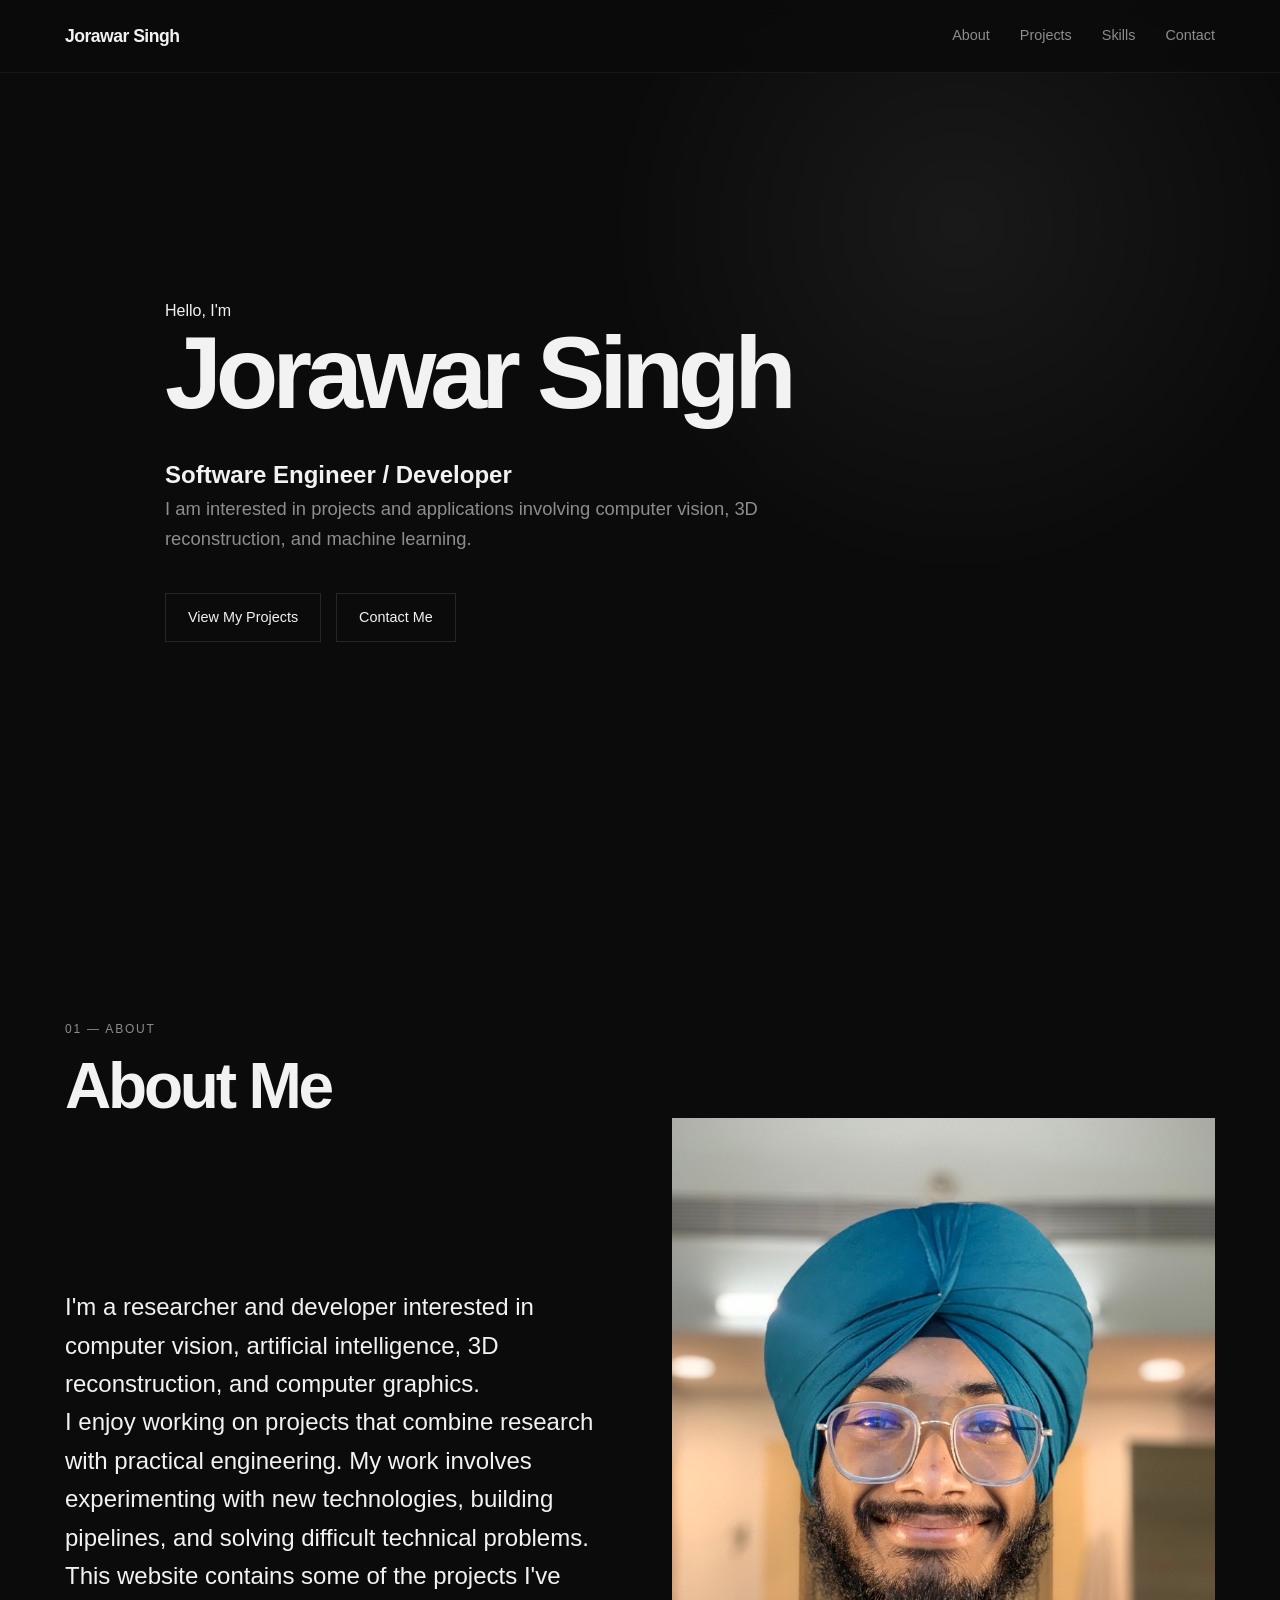
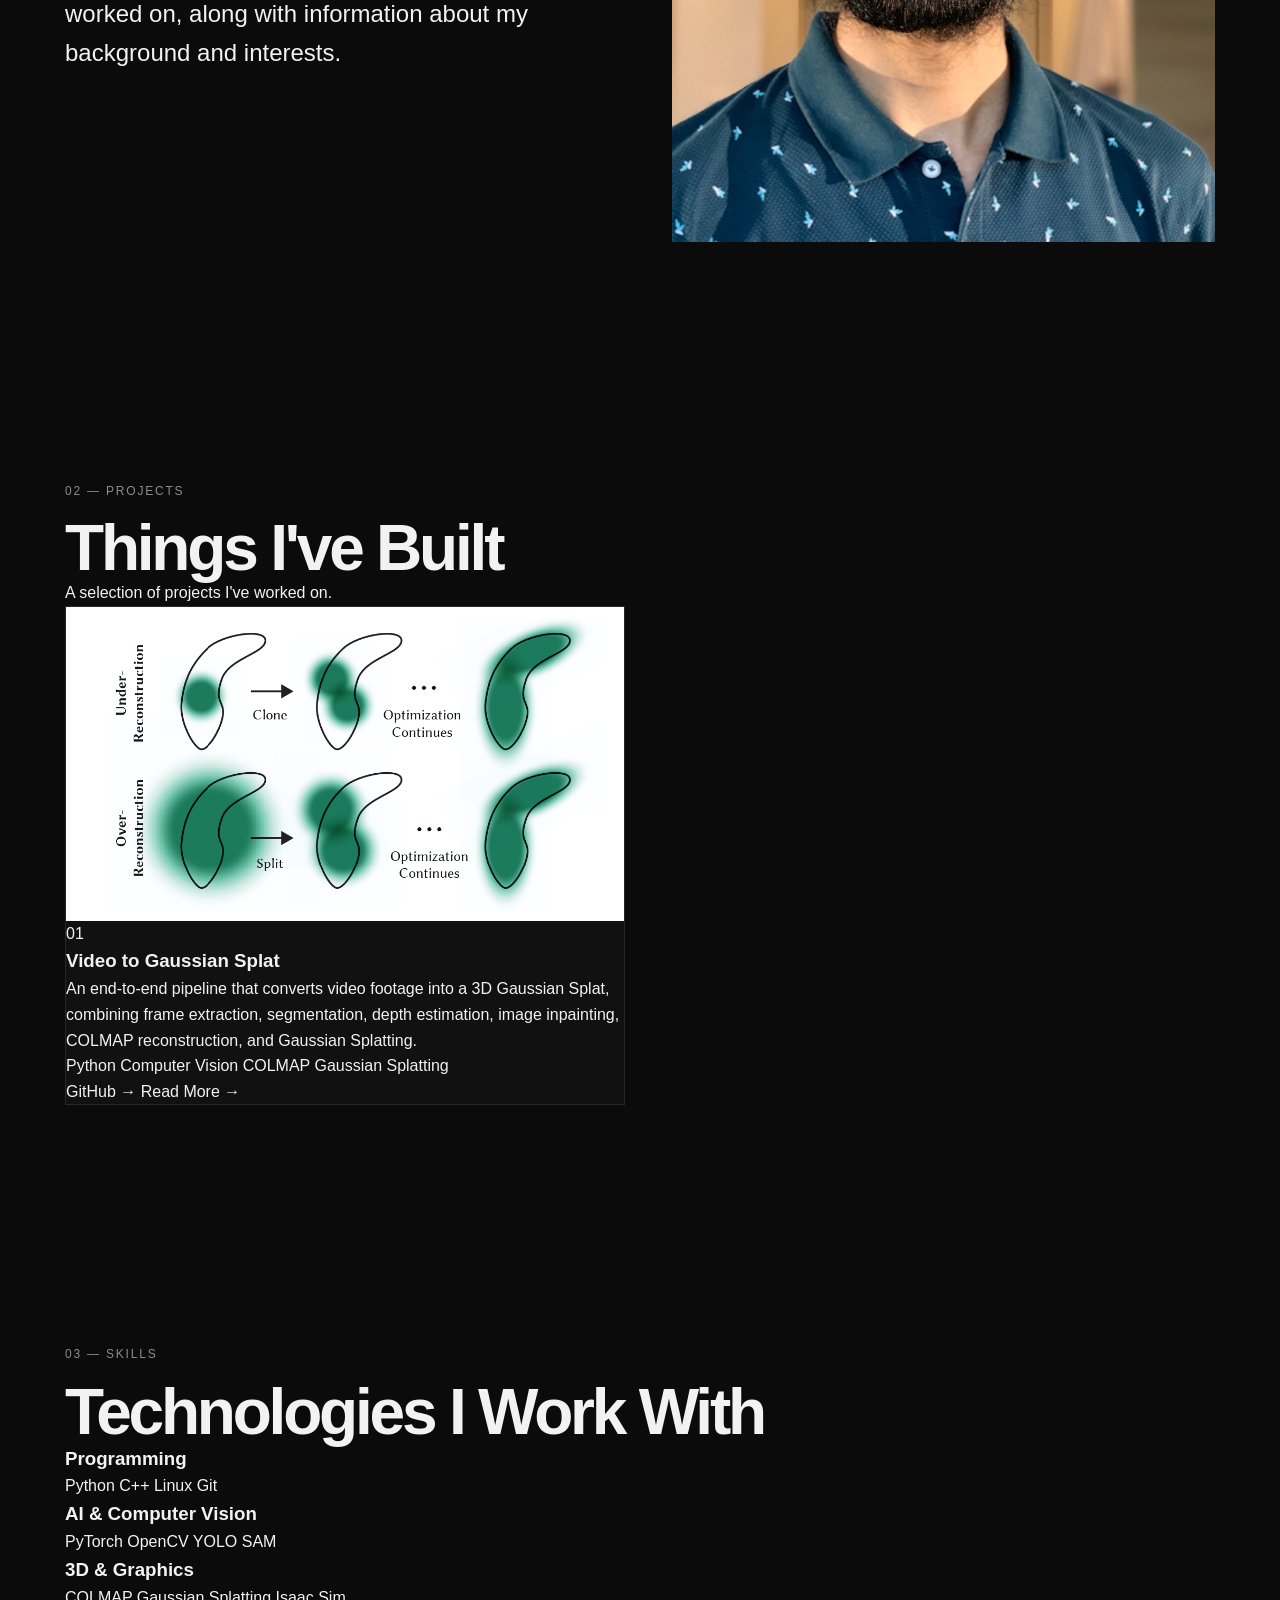
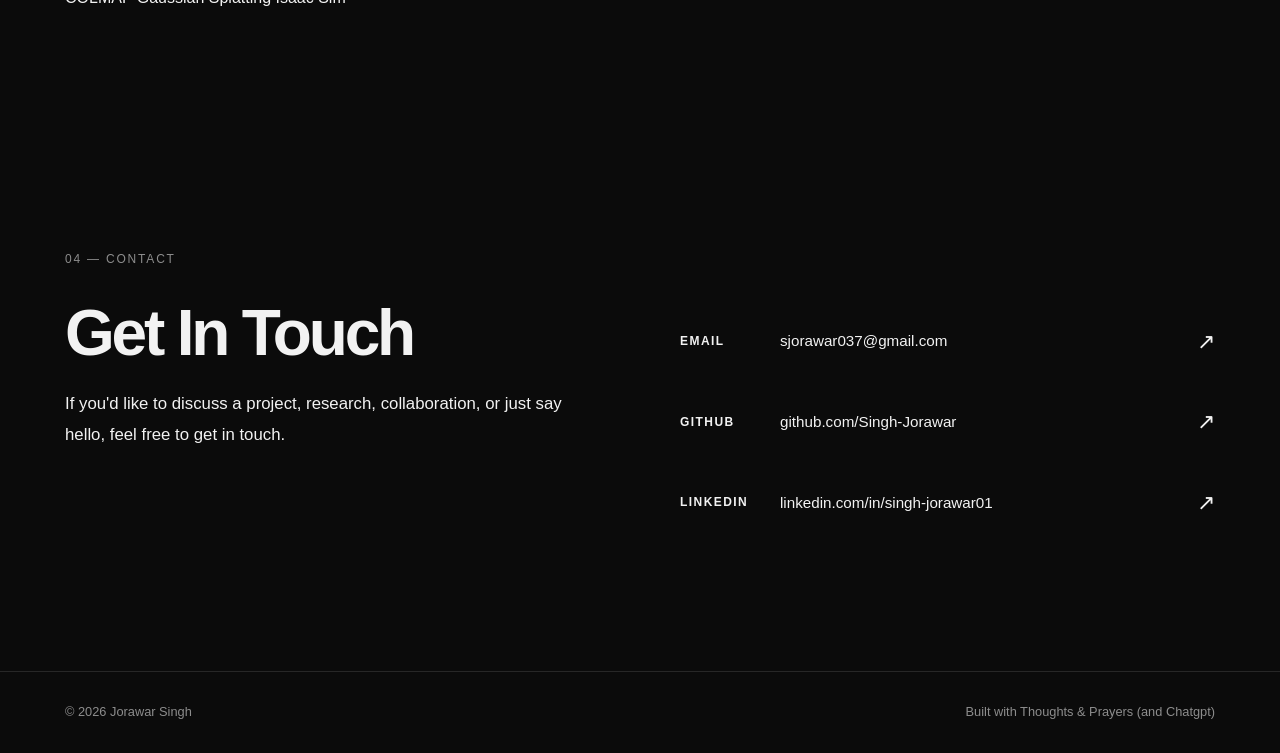
<file: index.html>
<!DOCTYPE html>
<html lang="en">
<head>
    <meta charset="UTF-8">
    <meta name="viewport" content="width=device-width, initial-scale=1.0">

    <title>Jorawar Singh | Portfolio</title>
    <meta name="description" content="Personal portfolio and projects of Jorawar Singh.">

    <link rel="stylesheet" href="css/style.css">
</head>

<body>

    <!-- ==================== NAVIGATION ==================== -->

    <header class="navbar">
        <div class="nav-container">

            <a href="#" class="logo">Jorawar Singh</a>

            <nav>
                <a href="#about">About</a>
                <a href="#projects">Projects</a>
                <a href="#skills">Skills</a>
                <a href="#contact">Contact</a>
            </nav>

        </div>
    </header>


    <!-- ==================== HERO ==================== -->

    <main>

        <section class="hero">

            <div class="hero-content">

                <p class="hero-greeting">
                    Hello, I'm
                </p>

                <h1>
                    Jorawar Singh
                </h1>

                <h2>
                    Software Engineer / Developer
                </h2>

                <p class="hero-description">
                    I am interested in projects and applications involving computer vision, 3D reconstruction,
                    and machine learning.
                </p>

                <div class="hero-buttons">
                    <a href="#projects" class="button primary">
                        View My Projects
                    </a>

                    <a href="#contact" class="button secondary">
                        Contact Me
                    </a>
                </div>

            </div>

        </section>


        <!-- ==================== ABOUT ==================== -->

        <section id="about" class="section">

            <div class="container">

                <p class="section-label">01 — About</p>

                <h2 class="section-title">
                    About Me
                </h2>

                <div class="about-content">



                    <div class="about-text">

                        <p>
                            I'm a researcher and developer interested in
                            computer vision, artificial intelligence,
                            3D reconstruction, and computer graphics.
                        </p>

                        <p>
                            I enjoy working on projects that combine
                            research with practical engineering. My work
                            involves experimenting with new technologies,
                            building pipelines, and solving difficult
                            technical problems.
                        </p>

                        <p>
                            This website contains some of the projects
                            I've worked on, along with information about
                            my background and interests.
                        </p>

                    </div>

                                        <div class="about-image">
                        <img src="assets/images/Me.jpg"
                             alt="That's Me!">
                    </div>

                </div>

            </div>

        </section>


        <!-- ==================== PROJECTS ==================== -->

        <section id="projects" class="section projects-section">

            <div class="container">

                <p class="section-label">02 — Projects</p>

                <h2 class="section-title">
                    Things I've Built
                </h2>

                <p class="section-description">
                    A selection of projects I've worked on.
                </p>


                <div class="projects-grid">


                    <!-- PROJECT 1 -->

                    <article class="project-card">

                        <div class="project-image">
                            <img src="assets/images/GSplat info.png"
                                 alt="Gaussian Splat ">
                        </div>

                        <div class="project-content">

                            <p class="project-number">
                                01
                            </p>

                            <h3>
                                Video to Gaussian Splat
                            </h3>

                            <p>
                                An end-to-end pipeline that converts
                                video footage into a 3D Gaussian Splat,
                                combining frame extraction, segmentation,
                                depth estimation, image inpainting,
                                COLMAP reconstruction, and Gaussian
                                Splatting.
                            </p>

                            <div class="project-tags">
                                <span>Python</span>
                                <span>Computer Vision</span>
                                <span>COLMAP</span>
                                <span>Gaussian Splatting</span>
                            </div>

                            <div class="project-links">
                                <a href="https://github.com/MuRALLab/gsplat_setup" target="_blank">
                                    GitHub →
                                </a>
                                
                                <a href="/projects/video-to-gaussian-splat/">
                                    Read More →
                                </a>
                            </div>

                        </div>

                    </article>

<!-- 
                    

                    <article class="project-card">

                        <div class="project-image">
                            <img src="assets/images/project-2.jpg"
                                 alt="Project 2">
                        </div>

                        <div class="project-content">

                            <p class="project-number">
                                02
                            </p>

                            <h3>
                                Project Name
                            </h3>

                            <p>
                                A short description of the project.
                                Explain what you built, why you built it,
                                and what makes it interesting.
                            </p>

                            <div class="project-tags">
                                <span>Python</span>
                                <span>PyTorch</span>
                                <span>AI</span>
                            </div>

                            <div class="project-links">
                                <a href="#" target="_blank">
                                    GitHub →
                                </a>

                                <a href="#" target="_blank">
                                    Read More →
                                </a>
                            </div>

                        </div>

                    </article>
 

                    PROJECT 3 

                    <article class="project-card">

                        <div class="project-image">
                            <img src="assets/images/project-3.jpg"
                                 alt="Project 3">
                        </div>

                        <div class="project-content">

                            <p class="project-number">
                                03
                            </p>

                            <h3>
                                Project Name
                            </h3>

                            <p>
                                A short description of another project.
                                You can add as many project cards as you
                                want.
                            </p>

                            <div class="project-tags">
                                <span>C++</span>
                                <span>CUDA</span>
                                <span>Computer Graphics</span>
                            </div>

                            <div class="project-links">
                                <a href="#" target="_blank">
                                    GitHub →
                                </a>

                                <a href="#" target="_blank">
                                    Read More →
                                </a>
                            </div>

                        </div>

                    </article>


                </div>

            </div>
-->
        </section>


        <!-- ==================== SKILLS ==================== -->

        <section id="skills" class="section">

            <div class="container">

                <p class="section-label">03 — Skills</p>

                <h2 class="section-title">
                    Technologies I Work With
                </h2>


                <div class="skills-grid">

                    <div class="skill-category">
                        <h3>Programming</h3>

                        <div class="skill-list">
                            <span>Python</span>
                            <span>C++</span>
                            <!-- <span>CUDA</span> -->
                            <span>Linux</span>
                            <span>Git</span>
                        </div>
                    </div>


                    <div class="skill-category">
                        <h3>AI & Computer Vision</h3>

                        <div class="skill-list">
                            <span>PyTorch</span>
                            <span>OpenCV</span>
                            <span>YOLO</span>
                            <span>SAM</span>
                            <!-- <span>Depth Estimation</span> -->
                        </div>
                    </div>


                    <div class="skill-category">
                        <h3>3D & Graphics</h3>

                        <div class="skill-list">
                            <span>COLMAP</span>
                            <span>Gaussian Splatting</span>
                            <span>Isaac Sim</span>
                        </div>
                    </div>

                </div>

            </div>

        </section>



        <!-- ==================== CONTACT ==================== -->

        <section id="contact" class="section contact-section">

            <div class="container">

                <p class="section-label">04 — Contact</p>

                <div class="contact-content">

                    <div class="contact-intro">

                        <h2 class="section-title">
                            Get In Touch
                        </h2>

                        <p class="contact-description">
                            If you'd like to discuss a project, research,
                            collaboration, or just say hello, feel free to
                            get in touch.
                        </p>

                    </div>

                    <div class="contact-links">

                        <a href="mailto:sjorawar037@gmail.com"
                        class="contact-link">

                            <span class="contact-link-label">
                                Email
                            </span>

                            <span class="contact-link-value">
                                sjorawar037@gmail.com
                            </span>

                            <span class="contact-link-arrow">
                                ↗
                            </span>

                        </a>

                        <a href="https://github.com/Singh-Jorawar"
                        target="_blank"
                        rel="noopener noreferrer"
                        class="contact-link">

                            <span class="contact-link-label">
                                GitHub
                            </span>

                            <span class="contact-link-value">
                                github.com/Singh-Jorawar
                            </span>

                            <span class="contact-link-arrow">
                                ↗
                            </span>

                        </a>

                        <a href="https://www.linkedin.com/in/singh-jorawar01/"
                        target="_blank"
                        rel="noopener noreferrer"
                        class="contact-link">

                            <span class="contact-link-label">
                                LinkedIn
                            </span>

                            <span class="contact-link-value">
                                linkedin.com/in/singh-jorawar01
                            </span>

                            <span class="contact-link-arrow">
                                ↗
                            </span>

                        </a>

                    </div>

                </div>

            </div>

        </section>

    </main>


    <!-- ==================== FOOTER ==================== -->

    <footer>

        <div class="container footer-content">

            <p>
                © 2026 Jorawar Singh
            </p>

            <p>
                Built with Thoughts & Prayers (and Chatgpt)
            </p>

        </div>

    </footer>


</body>
</html>
</file>
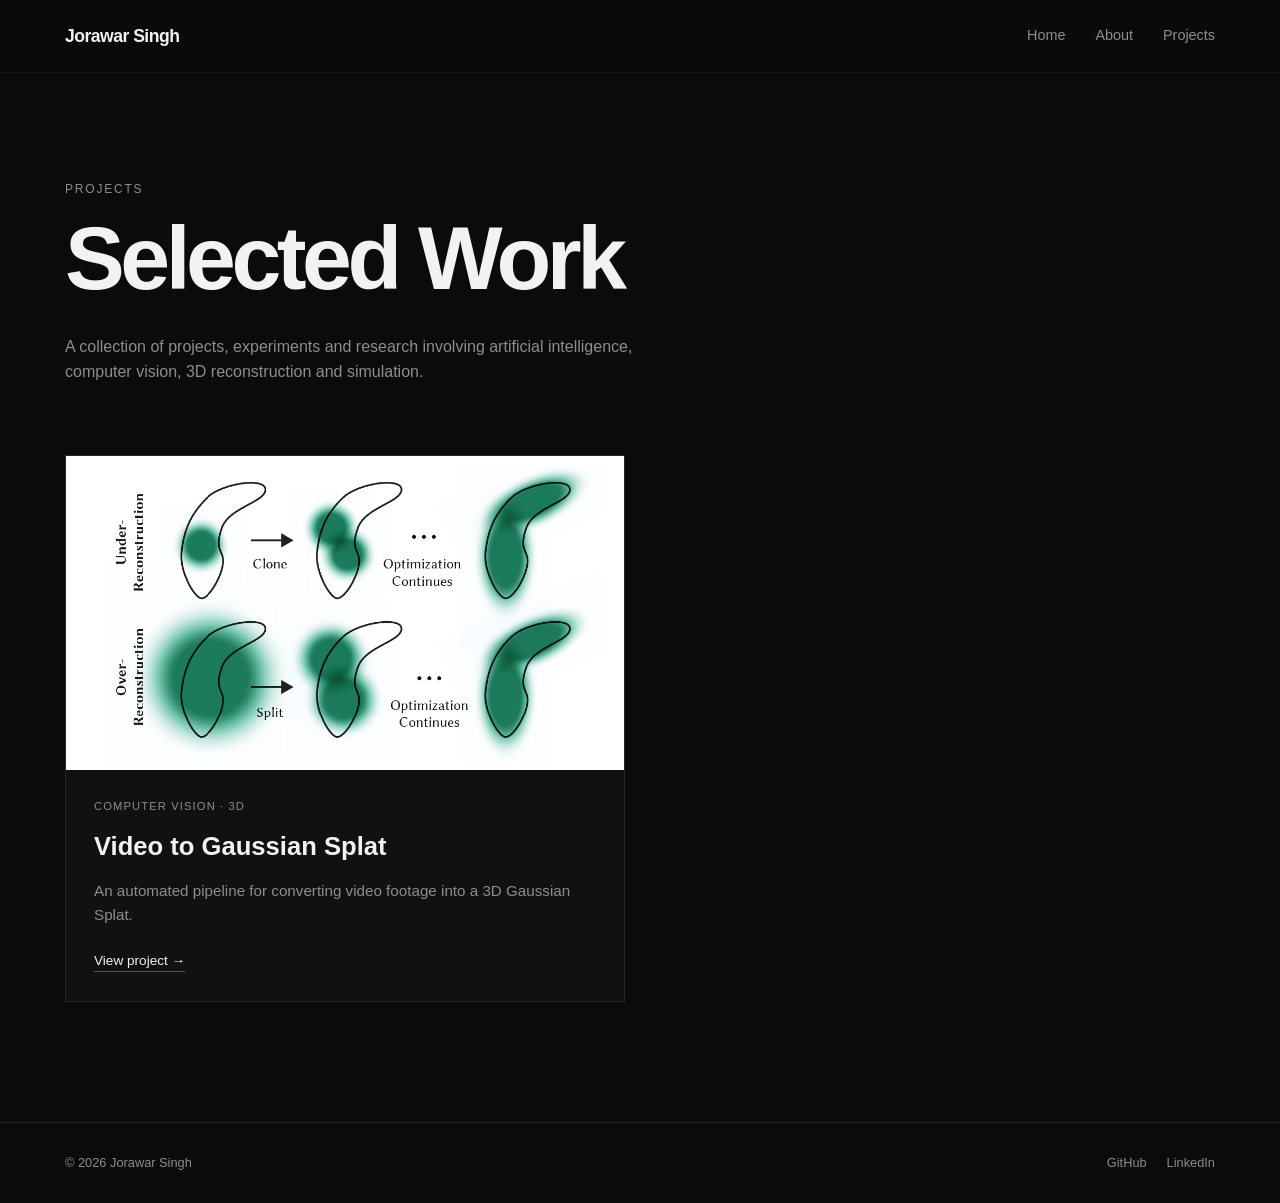
<file: projects/index.html>
<!DOCTYPE html>
<html lang="en">

<head>

    <meta charset="UTF-8">

    <meta
        name="viewport"
        content="width=device-width, initial-scale=1.0"
    >

    <title>Projects | Jorawar Singh</title>

    <link
        rel="stylesheet"
        href="../css/style.css"
    >

</head>


<body>


<header class="navbar">

    <div class="nav-container">

        <a href="/" class="logo">
            Jorawar Singh
        </a>

        <nav>

            <a href="/">
                Home
            </a>

            <a href="/about/">
                About
            </a>

            <a href="/projects/">
                Projects
            </a>

        </nav>

    </div>

</header>



<main>

<section class="section" style="padding-top: 180px;">

    <div class="container">

        <p class="section-label">
            Projects
        </p>

        <h1 style="
            font-size: clamp(3rem, 7vw, 6rem);
            line-height: 1;
            letter-spacing: -0.05em;
            margin-bottom: 30px;
        ">
            Selected Work
        </h1>

        <p style="
            color: var(--muted);
            max-width: 600px;
            margin-bottom: 70px;
        ">
            A collection of projects, experiments and
            research involving artificial intelligence,
            computer vision, 3D reconstruction and simulation.
        </p>



        <div class="projects-grid">


            <!-- =================================================
                 PROJECT 1
                 ================================================= -->

            <article class="project-card">

                <a href="/projects/video-to-gaussian-splat/">

                    <div class="project-image">

                        <img
                            src="../assets/images/GSplat info.png"
                            alt="Video to Gaussian Splat"
                        >

                    </div>

                </a>


                <div class="project-info">

                    <p class="project-type">
                        Computer Vision · 3D
                    </p>

                    <h3>
                        Video to Gaussian Splat
                    </h3>

                    <p>
                        An automated pipeline for converting
                        video footage into a 3D Gaussian Splat.
                    </p>

                    <a
                        href="/projects/video-to-gaussian-splat/"
                        class="project-link"
                    >
                        View project →
                    </a>

                </div>

            </article>



            <!-- =================================================
                 PROJECT 2
                 ================================================= 

            <article class="project-card">

                <a href="/projects/isaac-sim/">

                    <div class="project-image">

                        <img
                            src="../assets/images/projects/isaac-sim.jpg"
                            alt="Isaac Sim"
                        >

                    </div>

                </a>


                <div class="project-info">

                    <p class="project-type">
                        Simulation · Robotics
                    </p>

                    <h3>
                        Isaac Sim
                    </h3>

                    <p>
                        Synthetic data generation and
                        simulation experiments using
                        NVIDIA Isaac Sim.
                    </p>

                    <a
                        href="/projects/isaac-sim/"
                        class="project-link"
                    >
                        View project →
                    </a>

                </div>

            </article>



             =================================================
                 PROJECT 3
                 ================================================= 

            <article class="project-card">

                <a href="/projects/computer-vision/">

                    <div class="project-image">

                        <img
                            src="../assets/images/projects/computer-vision.jpg"
                            alt="Computer Vision"
                        >

                    </div>

                </a>


                <div class="project-info">

                    <p class="project-type">
                        AI · Computer Vision
                    </p>

                    <h3>
                        Computer Vision Projects
                    </h3>

                    <p>
                        Experiments involving segmentation,
                        depth estimation, inpainting and
                        image processing.
                    </p>

                    <a
                        href="/projects/computer-vision/"
                        class="project-link"
                    >
                        View project →
                    </a>

                </div>

            </article>

        </div>
    -->

    </div>

</section>

</main>



<footer>

    <div class="container footer-content">

        <p>
            © 2026 Jorawar Singh
        </p>

        <div class="footer-links">

            <a href="https://github.com/Singh-Jorawar">
                GitHub
            </a>

            <a href="https://www.linkedin.com/in/singh-jorawar01/">
                LinkedIn
            </a>

        </div>

    </div>

</footer>


</body>

</html>
</file>
<file: css/style.css>
/* =====================================================
   VARIABLES
   ===================================================== */

:root {

    --background: #0b0b0b;

    --surface: #111111;

    --surface-light: #171717;

    --border: #272727;

    --text: #f2f2f2;

    --muted: #8d8d8d;

    --accent: #ffffff;

    --max-width: 1150px;

}



/* =====================================================
   RESET
   ===================================================== */

* {
    margin: 0;
    padding: 0;
    box-sizing: border-box;
}


html {
    scroll-behavior: smooth;
}


body {

    font-family:
        Inter,
        -apple-system,
        BlinkMacSystemFont,
        "Segoe UI",
        Roboto,
        Helvetica,
        Arial,
        sans-serif;

    background: var(--background);

    color: var(--text);

    line-height: 1.6;

}


img {

    width: 100%;

    display: block;

}


a {

    color: inherit;

    text-decoration: none;

}



/* =====================================================
   CONTAINER
   ===================================================== */

.container {

    width: min(90%, var(--max-width));

    margin: 0 auto;

}



/* =====================================================
   NAVIGATION
   ===================================================== */

.navbar {

    position: fixed;

    top: 0;

    left: 0;

    width: 100%;

    z-index: 1000;

    background: rgba(11, 11, 11, 0.85);

    backdrop-filter: blur(15px);

    border-bottom: 1px solid rgba(255,255,255,0.05);

}


.nav-container {

    width: min(90%, var(--max-width));

    height: 72px;

    margin: auto;

    display: flex;

    align-items: center;

    justify-content: space-between;

}


.logo {

    font-size: 1.1rem;

    font-weight: 700;

    letter-spacing: -0.03em;

}


nav {

    display: flex;

    gap: 30px;

}


nav a {

    color: var(--muted);

    font-size: 0.9rem;

    transition: color 0.2s ease;

}


nav a:hover {

    color: var(--text);

}



/* =====================================================
   HERO
   ===================================================== */

.hero {

    min-height: 100vh;

    display: flex;

    align-items: center;

    padding: 120px 5% 80px;

    background:

        radial-gradient(
            circle at 75% 25%,
            rgba(255,255,255,0.06),
            transparent 30%
        );

}


.hero-content {

    width: min(950px, 100%);

    margin: auto;

}


.eyebrow {

    color: var(--muted);

    font-size: 0.85rem;

    text-transform: uppercase;

    letter-spacing: 0.15em;

    margin-bottom: 25px;

}


.hero h1 {

    font-size: clamp(3.5rem, 8vw, 7rem);

    line-height: 0.95;

    letter-spacing: -0.06em;

    margin-bottom: 35px;

}


.hero h1 span {

    color: var(--muted);

}


.hero-description {

    max-width: 650px;

    color: var(--muted);

    font-size: 1.15rem;

    margin-bottom: 40px;

}



/* =====================================================
   BUTTONS
   ===================================================== */

.hero-buttons {

    display: flex;

    gap: 15px;

    flex-wrap: wrap;

}


.button {

    display: inline-block;

    padding: 12px 22px;

    border: 1px solid var(--border);

    font-size: 0.9rem;

    transition: 0.2s ease;

}


.button-primary {

    background: white;

    color: black;

    border-color: white;

}


.button-primary:hover {

    background: transparent;

    color: white;

}


.button-secondary:hover {

    background: var(--surface-light);

}



/* =====================================================
   SECTIONS
   ===================================================== */

.section {

    padding: 120px 0;

}


.section-heading {

    display: flex;

    justify-content: space-between;

    align-items: end;

    margin-bottom: 50px;

}


.section-label {

    color: var(--muted);

    font-size: 0.75rem;

    text-transform: uppercase;

    letter-spacing: 0.15em;

    margin-bottom: 15px;

}


.section h2 {

    font-size: clamp(2.3rem, 5vw, 4rem);

    line-height: 1;

    letter-spacing: -0.05em;

}


.view-all {

    color: var(--muted);

    font-size: 0.9rem;

}


.view-all:hover {

    color: white;

}



/* =====================================================
   PROJECTS
   ===================================================== */

.projects-grid {

    display: grid;

    grid-template-columns: repeat(2, 1fr);

    gap: 30px;

}


.project-card {

    background: var(--surface);

    border: 1px solid var(--border);

    transition:
        transform 0.25s ease,
        border-color 0.25s ease;

}


.project-card:hover {

    transform: translateY(-5px);

    border-color: #444;

}


.project-image {

    aspect-ratio: 16 / 9;

    overflow: hidden;

    background: #191919;

}


.project-image img {

    width: 100%;

    height: 100%;

    object-fit: cover;

    transition: transform 0.4s ease;

}


.project-card:hover .project-image img {

    transform: scale(1.03);

}


.project-info {

    padding: 28px;

}


.project-type {

    color: var(--muted);

    text-transform: uppercase;

    letter-spacing: 0.1em;

    font-size: 0.7rem;

    margin-bottom: 10px;

}


.project-info h3 {

    font-size: 1.6rem;

    margin-bottom: 12px;

}


.project-info > p:not(.project-type) {

    color: var(--muted);

    font-size: 0.95rem;

    margin-bottom: 20px;

}


.project-link {

    font-size: 0.85rem;

    border-bottom: 1px solid #555;

    padding-bottom: 3px;

}


.project-link:hover {

    border-color: white;

}



/* =====================================================
   ABOUT PREVIEW
   ===================================================== */

.about-preview {

    background: #101010;

}


.about-preview-grid {

    display: grid;

    grid-template-columns: 1fr 1fr;

    gap: 100px;

}


.about-preview-text {

    max-width: 550px;

}


.about-preview-text p {

    color: var(--muted);

    font-size: 1.1rem;

    margin-bottom: 25px;

}


.text-link {

    display: inline-block;

    margin-top: 10px;

    border-bottom: 1px solid #555;

    padding-bottom: 4px;

}

/* About */

.about-content {
    display: grid;
    grid-template-columns: 1fr 1fr;
    gap: 4rem;
    align-items: center;
}

.about-text{
    font-size: x-large;
}
.about-image {
    width: 100%;
}


/* ==================== CONTACT ==================== */

.contact-section {
    padding-bottom: 8rem;
}

.contact-content {
    display: grid;
    grid-template-columns: 1fr 1fr;
    gap: 5rem;
    align-items: start;
    margin-top: 2rem;
}

.contact-intro {
    max-width: 520px;
}

.contact-description {
    margin-top: 1.5rem;
    max-width: 500px;
    font-size: 1.05rem;
    line-height: 1.8;
    color: var(--text-secondary);
}

.contact-links {
    display: flex;
    flex-direction: column;
    border-top: 1px solid var(--border-color);
}

.contact-link {
    position: relative;
    display: grid;
    grid-template-columns: 100px 1fr 40px;
    align-items: center;

    padding: 1.4rem 0;

    border-bottom: 1px solid var(--border-color);

    text-decoration: none;
    color: inherit;

    transition:
        padding 0.25s ease,
        color 0.25s ease;
}

.contact-link-label {
    font-size: 0.75rem;
    font-weight: 600;
    letter-spacing: 0.12em;
    text-transform: uppercase;
    color: var(--text-secondary);
}

.contact-link-value {
    font-size: 0.95rem;
    color: var(--text-primary);
}

.contact-link-arrow {
    font-size: 1.4rem;
    text-align: right;

    transition:
        transform 0.25s ease;
}

.contact-link:hover {
    padding-left: 0.75rem;
}

.contact-link:hover .contact-link-value {
    color: var(--accent-color);
}

.contact-link:hover .contact-link-arrow {
    transform: translate(4px, -4px);
    color: var(--accent-color);
}


/* ==================== MOBILE ==================== */

@media (max-width: 768px) {

    .contact-content {
        grid-template-columns: 1fr;
        gap: 3rem;
    }

    .contact-link {
        grid-template-columns: 80px 1fr 30px;
    }

    .contact-link-value {
        font-size: 0.85rem;
        word-break: break-word;
    }

}


/* =====================================================
   FOOTER
   ===================================================== */

footer {

    border-top: 1px solid var(--border);

    padding: 30px 0;

}


.footer-content {

    display: flex;

    justify-content: space-between;

    align-items: center;

    color: var(--muted);

    font-size: 0.8rem;

}


.footer-links {

    display: flex;

    gap: 20px;

}


.footer-links a:hover {

    color: white;

}



/* =====================================================
   RESPONSIVE
   ===================================================== */

@media (max-width: 800px) {

    .projects-grid {

        grid-template-columns: 1fr;

    }


    .about-preview-grid {

        grid-template-columns: 1fr;

        gap: 50px;

    }

}


@media (max-width: 600px) {

    nav {

        gap: 15px;

    }


    nav a {

        font-size: 0.75rem;

    }


    .hero h1 {

        font-size: 3.5rem;

    }


    .section {

        padding: 80px 0;

    }


    .section-heading {

        align-items: start;

        flex-direction: column;

        gap: 20px;

    }


    .footer-content {

        flex-direction: column;

        align-items: start;

        gap: 15px;

    }

}
</file>
